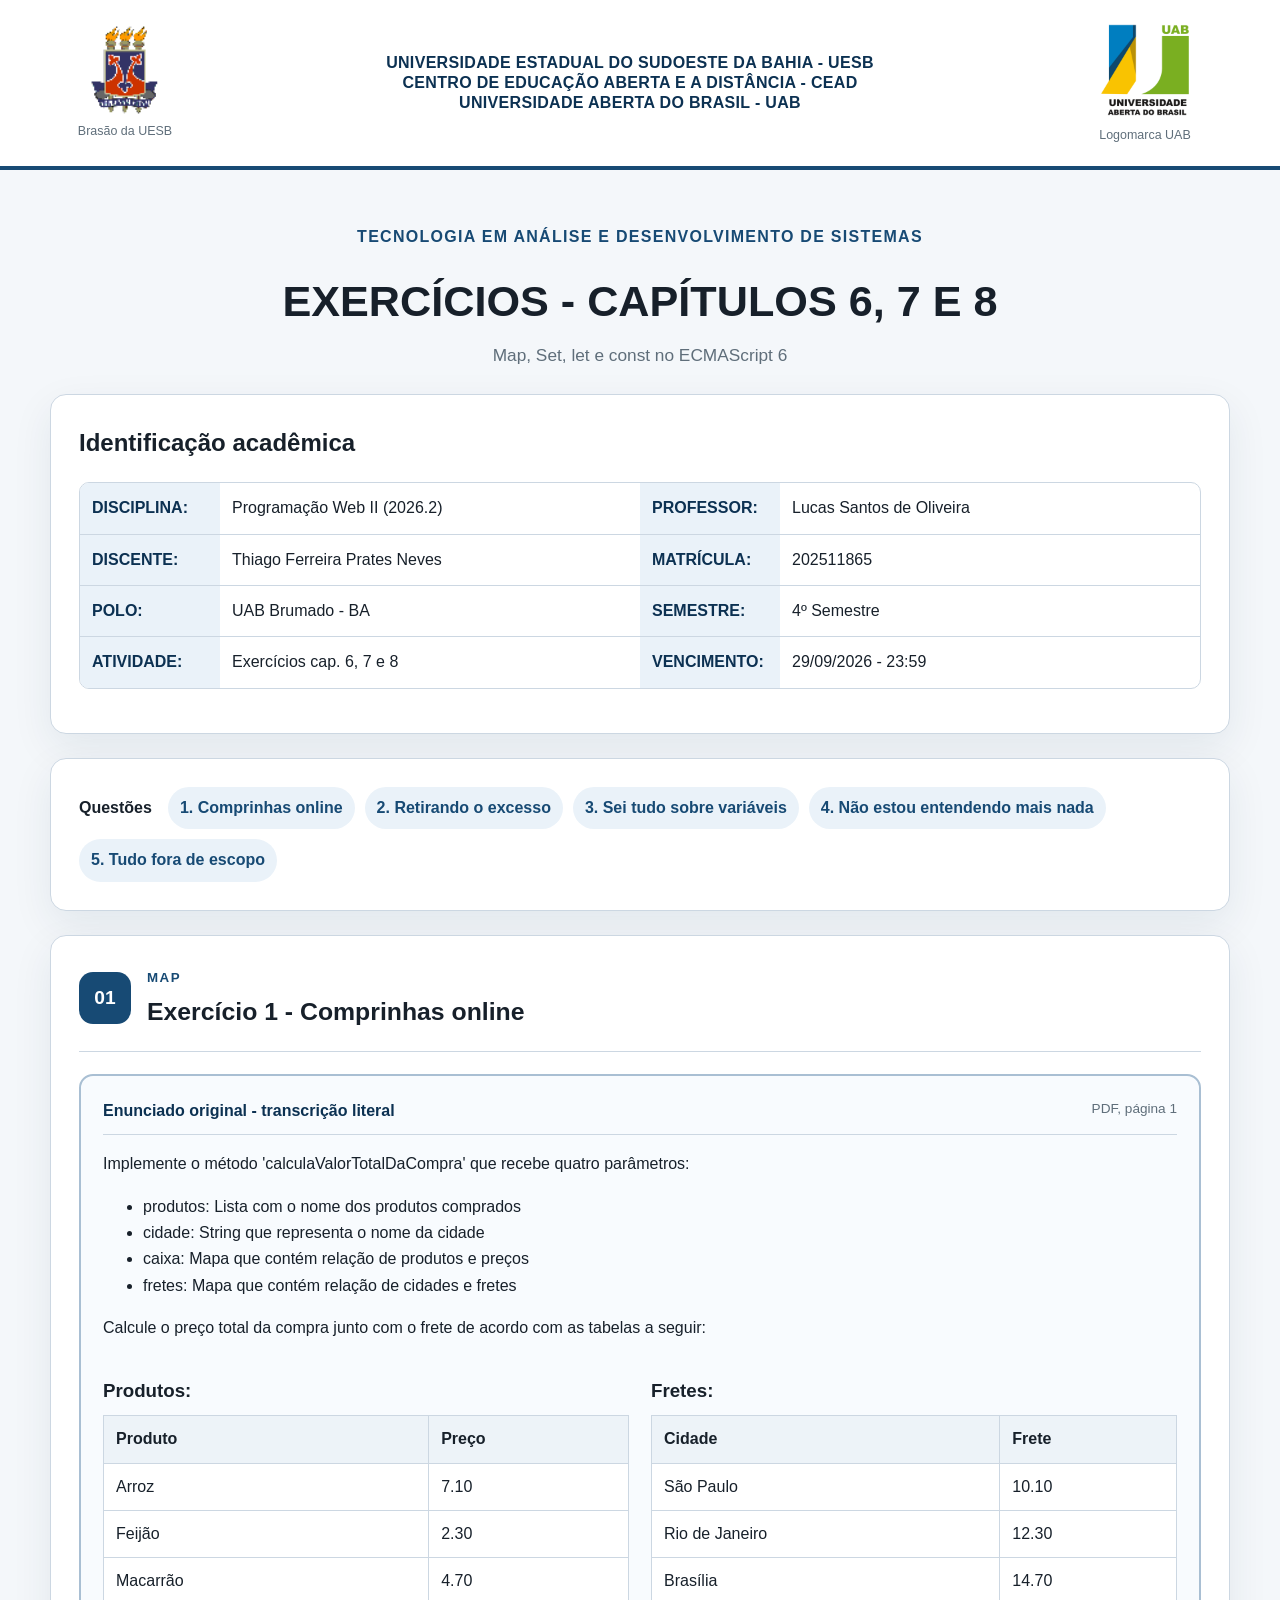
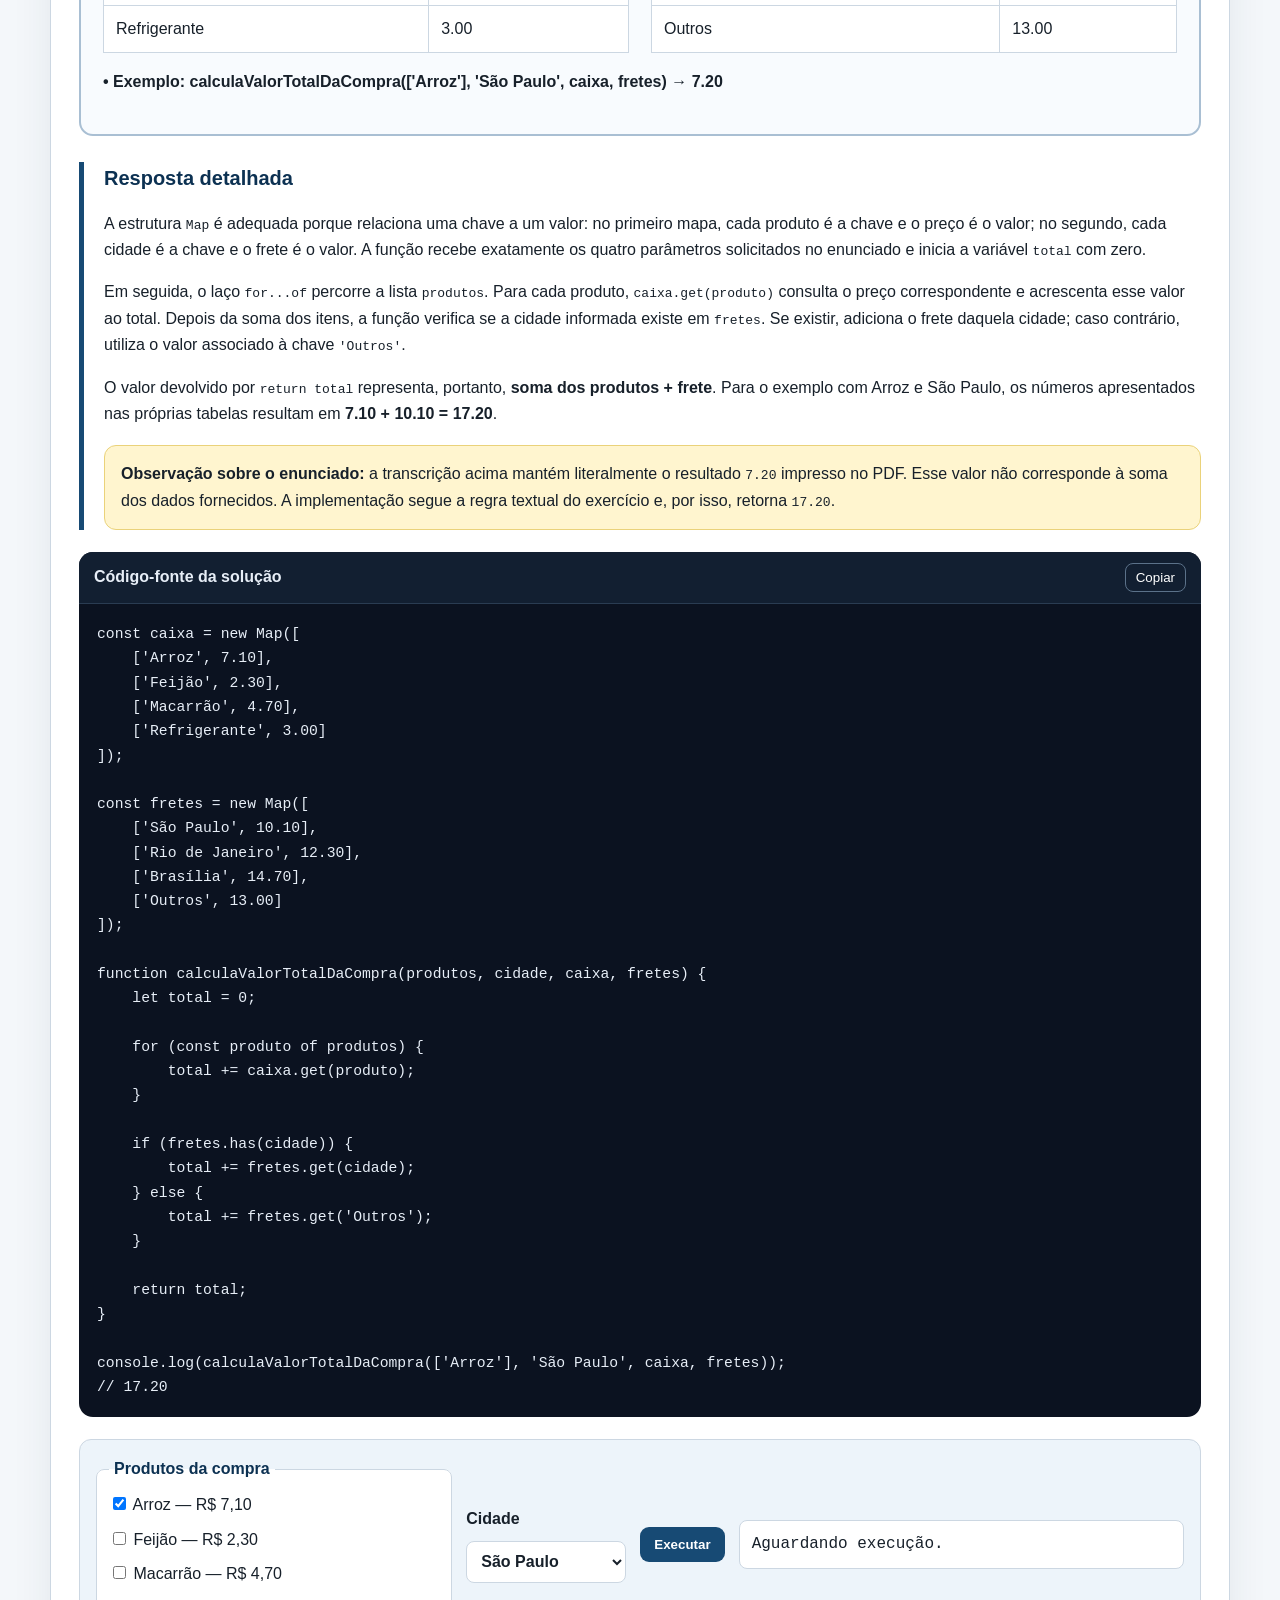
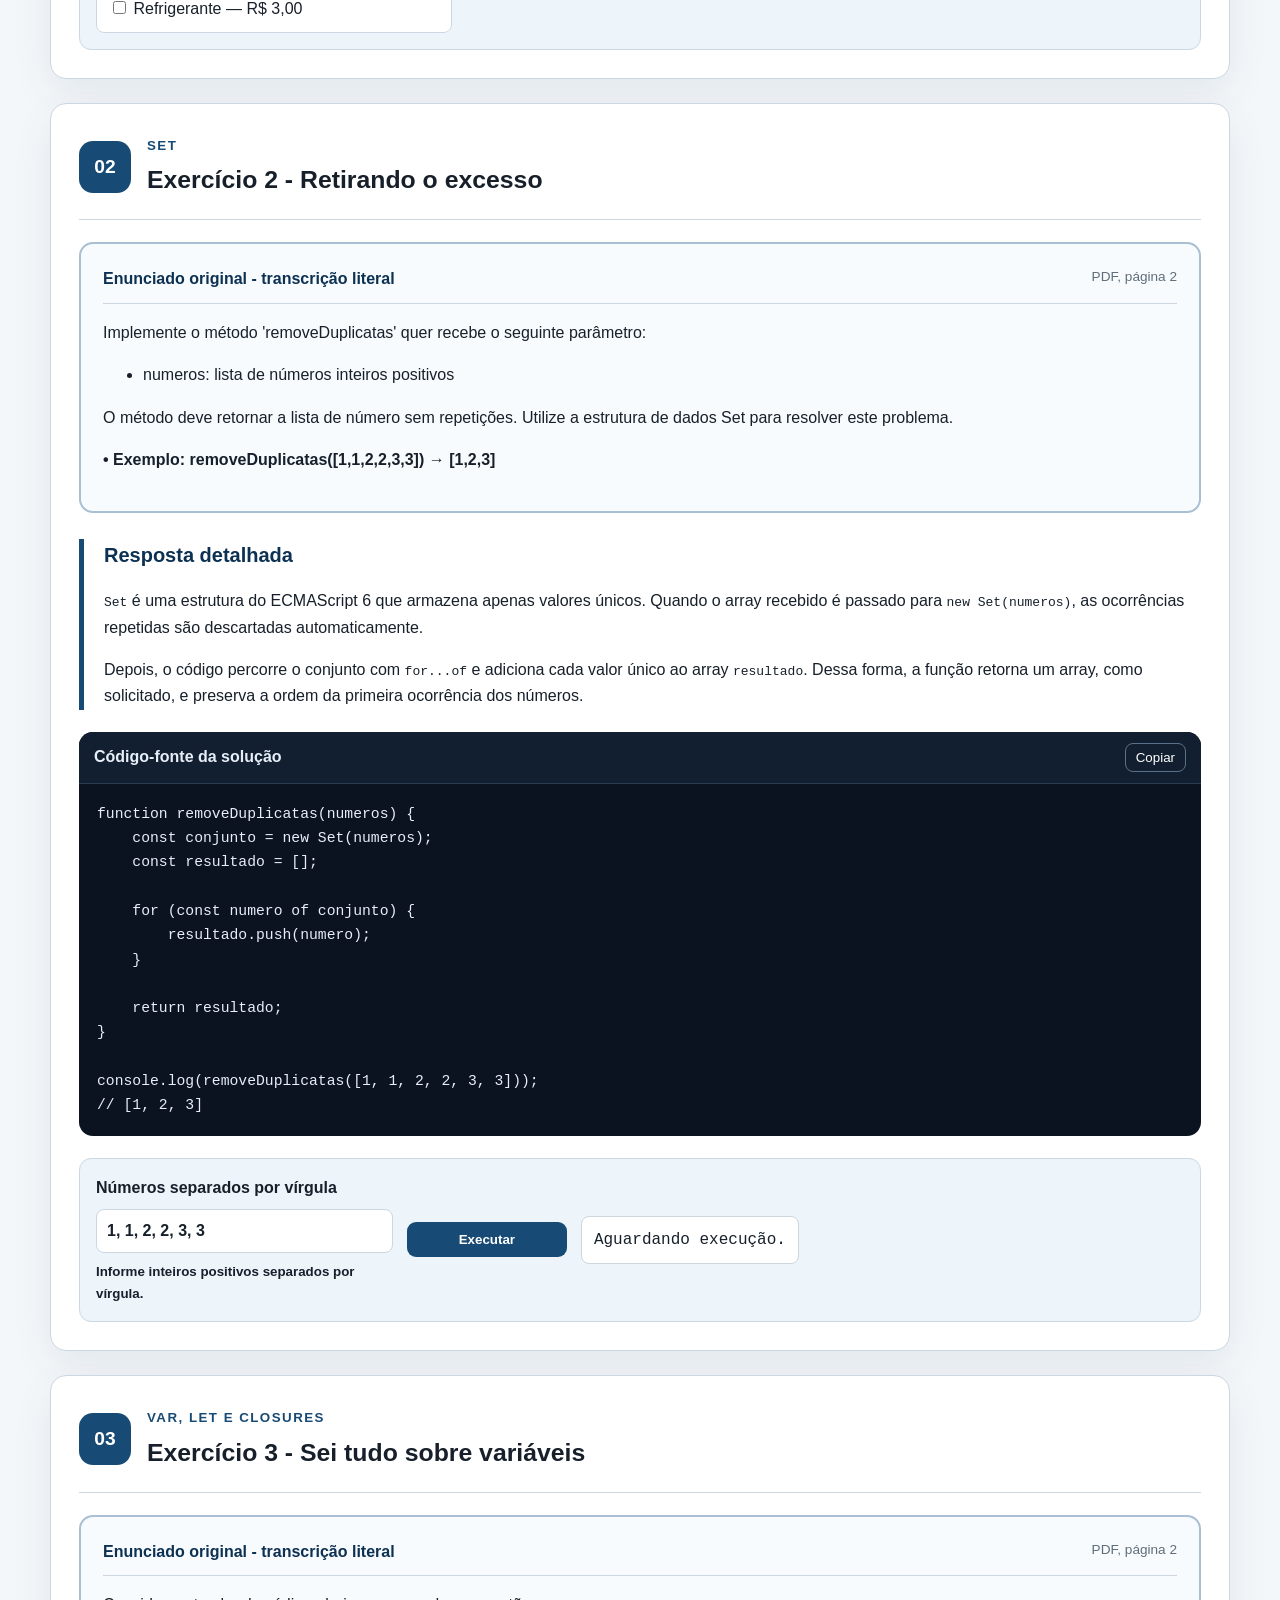
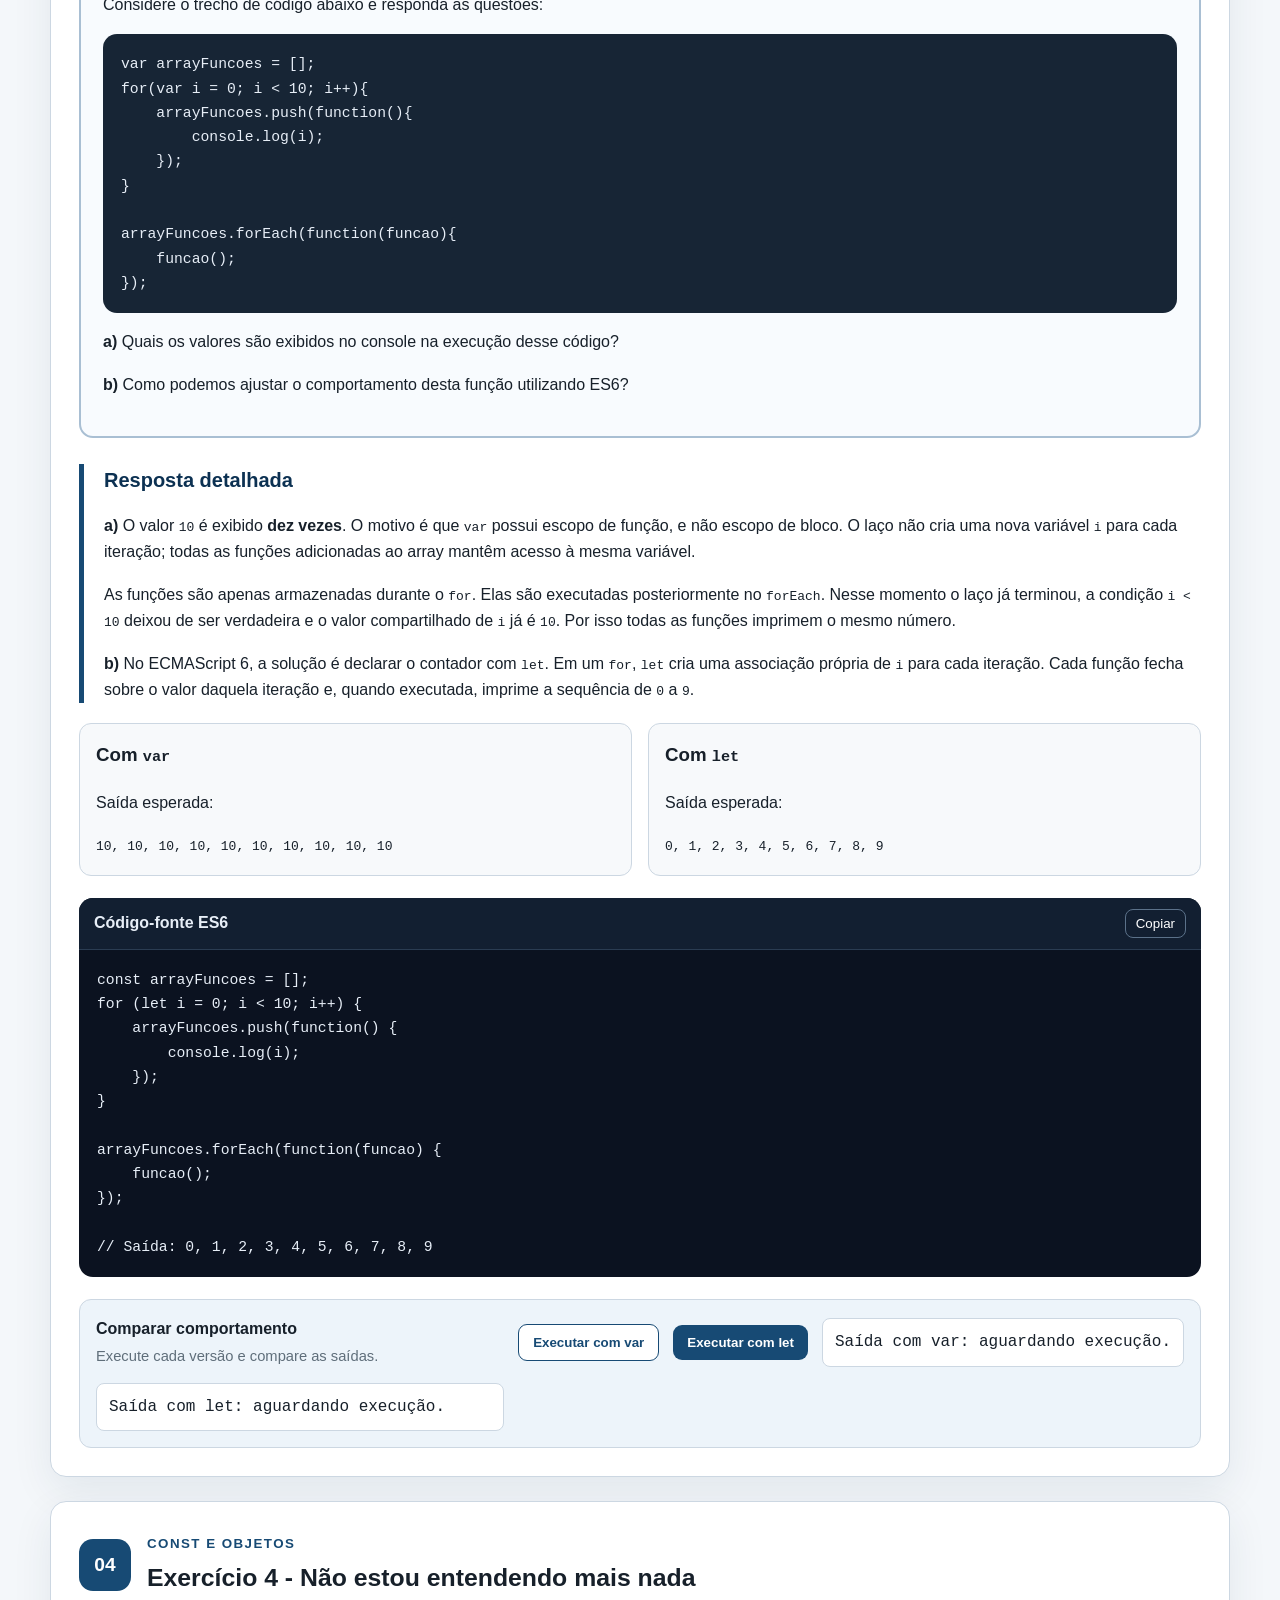
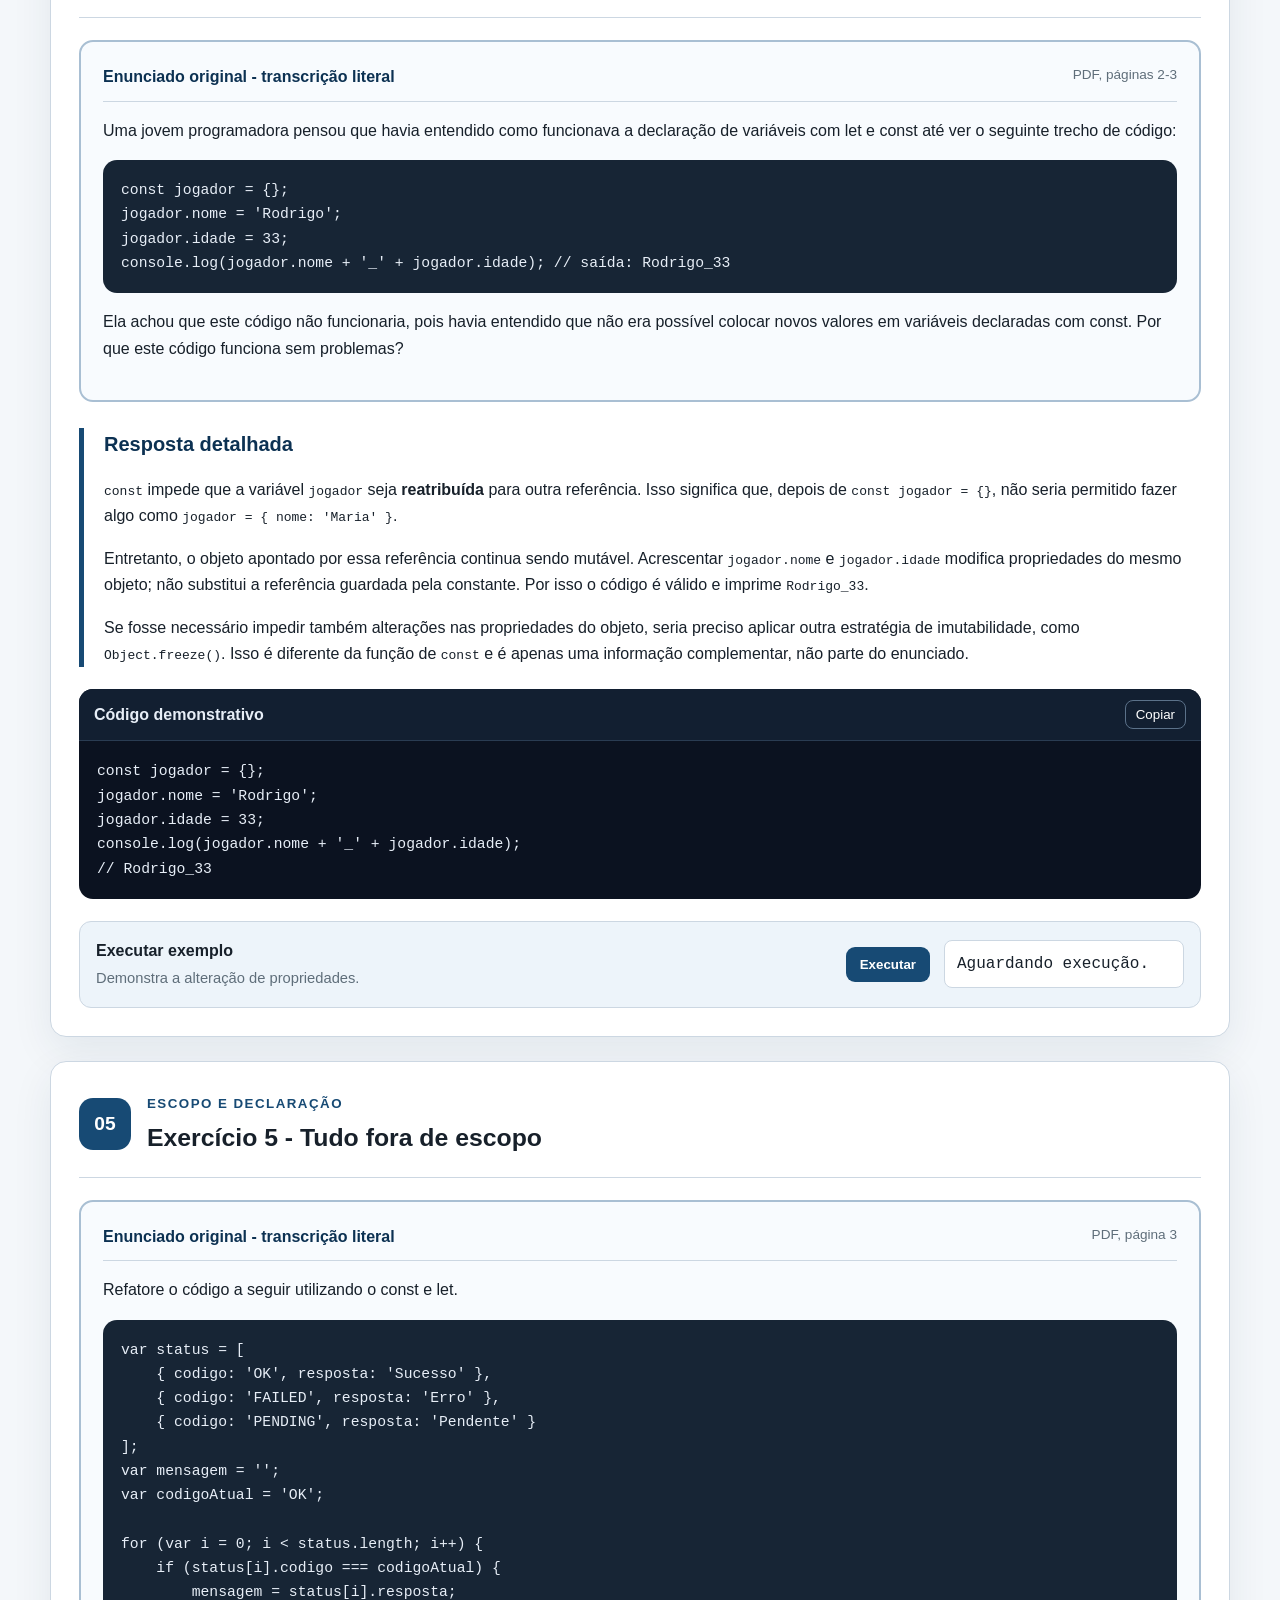
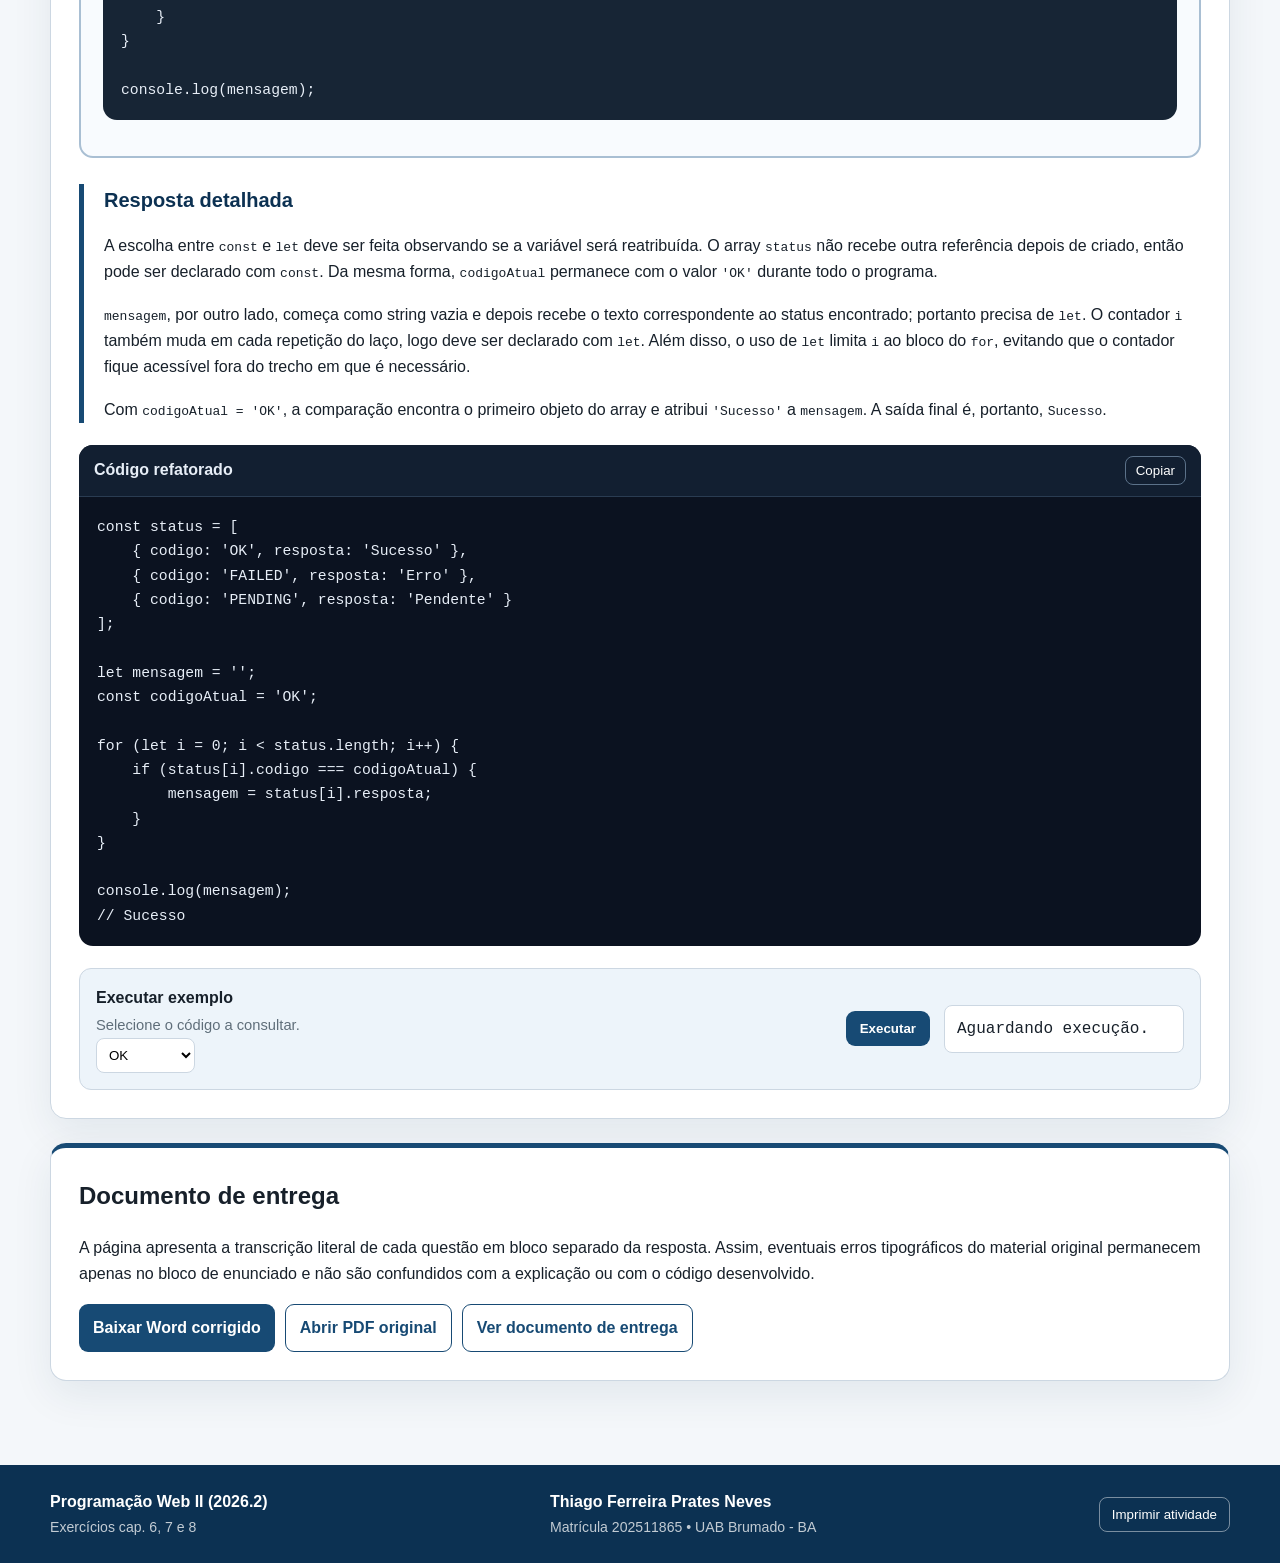
<file: index.html>
<!doctype html>
<html lang="pt-BR">
<head>
  <meta charset="utf-8">
  <meta name="viewport" content="width=device-width,initial-scale=1">
  <meta name="description" content="Atividade de Programação Web II - exercícios dos capítulos 6, 7 e 8 sobre Map, Set, let e const no ECMAScript 6.">
  <meta name="author" content="Thiago Ferreira Prates Neves">
  <title>PW2 | Exercícios capítulos 6, 7 e 8</title>
  <link rel="stylesheet" href="css/style.css">
  <script src="js/exercicios.js" defer></script>
  <script src="js/app.js" defer></script>
</head>
<body>
  <a class="skip-link" href="#conteudo">Ir para o conteúdo</a>

  <header class="topo-institucional">
    <div class="container cabecalho-oficial">
      <div class="marca marca--uesb">
        <img src="assets/uesb.png" alt="Brasão da Universidade Estadual do Sudoeste da Bahia - UESB">
        <span>Brasão da UESB</span>
      </div>
      <div class="instituicao">
        <strong>UNIVERSIDADE ESTADUAL DO SUDOESTE DA BAHIA - UESB</strong>
        <strong>CENTRO DE EDUCAÇÃO ABERTA E A DISTÂNCIA - CEAD</strong>
        <strong>UNIVERSIDADE ABERTA DO BRASIL - UAB</strong>
      </div>
      <div class="marca marca--uab">
        <img src="assets/uab.png" alt="Logomarca da Universidade Aberta do Brasil - UAB">
        <span>Logomarca UAB</span>
      </div>
    </div>
  </header>

  <main id="conteudo" class="container pagina">
    <section class="titulo-atividade">
      <p class="rotulo">Tecnologia em Análise e Desenvolvimento de Sistemas</p>
      <h1>EXERCÍCIOS - CAPÍTULOS 6, 7 E 8</h1>
      <p class="subtitulo">Map, Set, let e const no ECMAScript 6</p>
    </section>

    <section class="card ficha" aria-labelledby="identificacao">
      <h2 id="identificacao">Identificação acadêmica</h2>
      <dl class="grade-dados">
        <div><dt>DISCIPLINA:</dt><dd>Programação Web II (2026.2)</dd></div>
        <div><dt>PROFESSOR:</dt><dd>Lucas Santos de Oliveira</dd></div>
        <div><dt>DISCENTE:</dt><dd>Thiago Ferreira Prates Neves</dd></div>
        <div><dt>MATRÍCULA:</dt><dd>202511865</dd></div>
        <div><dt>POLO:</dt><dd>UAB Brumado - BA</dd></div>
        <div><dt>SEMESTRE:</dt><dd>4º Semestre</dd></div>
        <div><dt>ATIVIDADE:</dt><dd>Exercícios cap. 6, 7 e 8</dd></div>
        <div><dt>VENCIMENTO:</dt><dd>29/09/2026 - 23:59</dd></div>
      </dl>
    </section>

    <nav class="sumario card" aria-label="Navegação entre exercícios">
      <strong>Questões</strong>
      <a href="#exercicio-1">1. Comprinhas online</a>
      <a href="#exercicio-2">2. Retirando o excesso</a>
      <a href="#exercicio-3">3. Sei tudo sobre variáveis</a>
      <a href="#exercicio-4">4. Não estou entendendo mais nada</a>
      <a href="#exercicio-5">5. Tudo fora de escopo</a>
    </nav>

    <section class="exercicio card" id="exercicio-1">
      <div class="cabecalho-exercicio"><span>01</span><div><small>Map</small><h2>Exercício 1 - Comprinhas online</h2></div></div>

      <div class="enunciado">
        <div class="enunciado__cabecalho"><strong>Enunciado original - transcrição literal</strong><span>PDF, página 1</span></div>
        <p>Implemente o método 'calculaValorTotalDaCompra' que recebe quatro parâmetros:</p>
        <ul>
          <li>produtos: Lista com o nome dos produtos comprados</li>
          <li>cidade: String que representa o nome da cidade</li>
          <li>caixa: Mapa que contém relação de produtos e preços</li>
          <li>fretes: Mapa que contém relação de cidades e fretes</li>
        </ul>
        <p>Calcule o preço total da compra junto com o frete de acordo com as tabelas a seguir:</p>
        <div class="duas-tabelas">
          <div><h3>Produtos:</h3><table><thead><tr><th>Produto</th><th>Preço</th></tr></thead><tbody><tr><td>Arroz</td><td>7.10</td></tr><tr><td>Feijão</td><td>2.30</td></tr><tr><td>Macarrão</td><td>4.70</td></tr><tr><td>Refrigerante</td><td>3.00</td></tr></tbody></table></div>
          <div><h3>Fretes:</h3><table><thead><tr><th>Cidade</th><th>Frete</th></tr></thead><tbody><tr><td>São Paulo</td><td>10.10</td></tr><tr><td>Rio de Janeiro</td><td>12.30</td></tr><tr><td>Brasília</td><td>14.70</td></tr><tr><td>Outros</td><td>13.00</td></tr></tbody></table></div>
        </div>
        <p class="exemplo-original">• Exemplo: calculaValorTotalDaCompra(['Arroz'], 'São Paulo', caixa, fretes) → 7.20</p>
      </div>

      <div class="resposta">
        <h3>Resposta detalhada</h3>
        <p>A estrutura <code>Map</code> é adequada porque relaciona uma chave a um valor: no primeiro mapa, cada produto é a chave e o preço é o valor; no segundo, cada cidade é a chave e o frete é o valor. A função recebe exatamente os quatro parâmetros solicitados no enunciado e inicia a variável <code>total</code> com zero.</p>
        <p>Em seguida, o laço <code>for...of</code> percorre a lista <code>produtos</code>. Para cada produto, <code>caixa.get(produto)</code> consulta o preço correspondente e acrescenta esse valor ao total. Depois da soma dos itens, a função verifica se a cidade informada existe em <code>fretes</code>. Se existir, adiciona o frete daquela cidade; caso contrário, utiliza o valor associado à chave <code>'Outros'</code>.</p>
        <p>O valor devolvido por <code>return total</code> representa, portanto, <strong>soma dos produtos + frete</strong>. Para o exemplo com Arroz e São Paulo, os números apresentados nas próprias tabelas resultam em <strong>7.10 + 10.10 = 17.20</strong>.</p>
        <aside class="alerta"><strong>Observação sobre o enunciado:</strong> a transcrição acima mantém literalmente o resultado <code>7.20</code> impresso no PDF. Esse valor não corresponde à soma dos dados fornecidos. A implementação segue a regra textual do exercício e, por isso, retorna <code>17.20</code>.</aside>
      </div>

      <div class="codigo"><div class="codigo__topo"><strong>Código-fonte da solução</strong><button class="copiar" data-copy="codigo-1">Copiar</button></div><pre><code id="codigo-1">const caixa = new Map([
    ['Arroz', 7.10],
    ['Feijão', 2.30],
    ['Macarrão', 4.70],
    ['Refrigerante', 3.00]
]);

const fretes = new Map([
    ['São Paulo', 10.10],
    ['Rio de Janeiro', 12.30],
    ['Brasília', 14.70],
    ['Outros', 13.00]
]);

function calculaValorTotalDaCompra(produtos, cidade, caixa, fretes) {
    let total = 0;

    for (const produto of produtos) {
        total += caixa.get(produto);
    }

    if (fretes.has(cidade)) {
        total += fretes.get(cidade);
    } else {
        total += fretes.get('Outros');
    }

    return total;
}

console.log(calculaValorTotalDaCompra(['Arroz'], 'São Paulo', caixa, fretes));
// 17.20</code></pre></div>
      <div class="execucao execucao--form">
        <fieldset class="entrada"><legend>Produtos da compra</legend>
          <label><input type="checkbox" name="produto-1" value="Arroz" checked> Arroz — R$ 7,10</label>
          <label><input type="checkbox" name="produto-1" value="Feijão"> Feijão — R$ 2,30</label>
          <label><input type="checkbox" name="produto-1" value="Macarrão"> Macarrão — R$ 4,70</label>
          <label><input type="checkbox" name="produto-1" value="Refrigerante"> Refrigerante — R$ 3,00</label>
        </fieldset>
        <label class="entrada" for="cidade-1">Cidade
          <select id="cidade-1"><option>São Paulo</option><option>Rio de Janeiro</option><option>Brasília</option><option>Outros</option></select>
        </label>
        <button class="botao" type="button" data-run="1">Executar</button>
        <output id="saida-1" aria-live="polite">Aguardando execução.</output>
      </div>
    </section>

    <section class="exercicio card" id="exercicio-2">
      <div class="cabecalho-exercicio"><span>02</span><div><small>Set</small><h2>Exercício 2 - Retirando o excesso</h2></div></div>
      <div class="enunciado">
        <div class="enunciado__cabecalho"><strong>Enunciado original - transcrição literal</strong><span>PDF, página 2</span></div>
        <p>Implemente o método 'removeDuplicatas' quer recebe o seguinte parâmetro:</p>
        <ul><li>numeros: lista de números inteiros positivos</li></ul>
        <p>O método deve retornar a lista de número sem repetições. Utilize a estrutura de dados Set para resolver este problema.</p>
        <p class="exemplo-original">• Exemplo: removeDuplicatas([1,1,2,2,3,3]) → [1,2,3]</p>
      </div>
      <div class="resposta">
        <h3>Resposta detalhada</h3>
        <p><code>Set</code> é uma estrutura do ECMAScript 6 que armazena apenas valores únicos. Quando o array recebido é passado para <code>new Set(numeros)</code>, as ocorrências repetidas são descartadas automaticamente.</p>
        <p>Depois, o código percorre o conjunto com <code>for...of</code> e adiciona cada valor único ao array <code>resultado</code>. Dessa forma, a função retorna um array, como solicitado, e preserva a ordem da primeira ocorrência dos números.</p>
      </div>
      <div class="codigo"><div class="codigo__topo"><strong>Código-fonte da solução</strong><button class="copiar" data-copy="codigo-2">Copiar</button></div><pre><code id="codigo-2">function removeDuplicatas(numeros) {
    const conjunto = new Set(numeros);
    const resultado = [];

    for (const numero of conjunto) {
        resultado.push(numero);
    }

    return resultado;
}

console.log(removeDuplicatas([1, 1, 2, 2, 3, 3]));
// [1, 2, 3]</code></pre></div>
      <div class="execucao execucao--form">
        <label class="entrada" for="numeros-2">Números separados por vírgula
          <input id="numeros-2" type="text" value="1, 1, 2, 2, 3, 3" inputmode="numeric" aria-describedby="ajuda-numeros-2">
          <small id="ajuda-numeros-2">Informe inteiros positivos separados por vírgula.</small>
        </label>
        <button class="botao" type="button" data-run="2">Executar</button>
        <output id="saida-2" aria-live="polite">Aguardando execução.</output>
      </div>
    </section>

    <section class="exercicio card" id="exercicio-3">
      <div class="cabecalho-exercicio"><span>03</span><div><small>var, let e closures</small><h2>Exercício 3 - Sei tudo sobre variáveis</h2></div></div>
      <div class="enunciado">
        <div class="enunciado__cabecalho"><strong>Enunciado original - transcrição literal</strong><span>PDF, página 2</span></div>
        <p>Considere o trecho de código abaixo e responda as questões:</p>
        <div class="codigo codigo--original"><pre><code>var arrayFuncoes = [];
for(var i = 0; i &lt; 10; i++){
    arrayFuncoes.push(function(){
        console.log(i);
    });
}

arrayFuncoes.forEach(function(funcao){
    funcao();
});</code></pre></div>
        <p><strong>a)</strong> Quais os valores são exibidos no console na execução desse código?</p><p><strong>b)</strong> Como podemos ajustar o comportamento desta função utilizando ES6?</p>
      </div>
      <div class="resposta">
        <h3>Resposta detalhada</h3>
        <p><strong>a)</strong> O valor <code>10</code> é exibido <strong>dez vezes</strong>. O motivo é que <code>var</code> possui escopo de função, e não escopo de bloco. O laço não cria uma nova variável <code>i</code> para cada iteração; todas as funções adicionadas ao array mantêm acesso à mesma variável.</p>
        <p>As funções são apenas armazenadas durante o <code>for</code>. Elas são executadas posteriormente no <code>forEach</code>. Nesse momento o laço já terminou, a condição <code>i &lt; 10</code> deixou de ser verdadeira e o valor compartilhado de <code>i</code> já é <code>10</code>. Por isso todas as funções imprimem o mesmo número.</p>
        <p><strong>b)</strong> No ECMAScript 6, a solução é declarar o contador com <code>let</code>. Em um <code>for</code>, <code>let</code> cria uma associação própria de <code>i</code> para cada iteração. Cada função fecha sobre o valor daquela iteração e, quando executada, imprime a sequência de <code>0</code> a <code>9</code>.</p>
      </div>
      <div class="comparacao">
        <div><h3>Com <code>var</code></h3><p>Saída esperada:</p><code>10, 10, 10, 10, 10, 10, 10, 10, 10, 10</code></div>
        <div><h3>Com <code>let</code></h3><p>Saída esperada:</p><code>0, 1, 2, 3, 4, 5, 6, 7, 8, 9</code></div>
      </div>
      <div class="codigo"><div class="codigo__topo"><strong>Código-fonte ES6</strong><button class="copiar" data-copy="codigo-3">Copiar</button></div><pre><code id="codigo-3">const arrayFuncoes = [];
for (let i = 0; i &lt; 10; i++) {
    arrayFuncoes.push(function() {
        console.log(i);
    });
}

arrayFuncoes.forEach(function(funcao) {
    funcao();
});

// Saída: 0, 1, 2, 3, 4, 5, 6, 7, 8, 9</code></pre></div>
      <div class="execucao execucao--dupla">
        <div><strong>Comparar comportamento</strong><p>Execute cada versão e compare as saídas.</p></div>
        <button class="botao secundario" type="button" data-run="3-var">Executar com var</button>
        <button class="botao" type="button" data-run="3-let">Executar com let</button>
        <output id="saida-3-var" aria-live="polite">Saída com var: aguardando execução.</output>
        <output id="saida-3-let" aria-live="polite">Saída com let: aguardando execução.</output>
      </div>
    </section>

    <section class="exercicio card" id="exercicio-4">
      <div class="cabecalho-exercicio"><span>04</span><div><small>const e objetos</small><h2>Exercício 4 - Não estou entendendo mais nada</h2></div></div>
      <div class="enunciado">
        <div class="enunciado__cabecalho"><strong>Enunciado original - transcrição literal</strong><span>PDF, páginas 2-3</span></div>
        <p>Uma jovem programadora pensou que havia entendido como funcionava a declaração de variáveis com let e const até ver o seguinte trecho de código:</p>
        <div class="codigo codigo--original"><pre><code>const jogador = {};
jogador.nome = 'Rodrigo';
jogador.idade = 33;
console.log(jogador.nome + '_' + jogador.idade); // saída: Rodrigo_33</code></pre></div>
        <p>Ela achou que este código não funcionaria, pois havia entendido que não era possível colocar novos valores em variáveis declaradas com const. Por que este código funciona sem problemas?</p>
      </div>
      <div class="resposta">
        <h3>Resposta detalhada</h3>
        <p><code>const</code> impede que a variável <code>jogador</code> seja <strong>reatribuída</strong> para outra referência. Isso significa que, depois de <code>const jogador = {}</code>, não seria permitido fazer algo como <code>jogador = { nome: 'Maria' }</code>.</p>
        <p>Entretanto, o objeto apontado por essa referência continua sendo mutável. Acrescentar <code>jogador.nome</code> e <code>jogador.idade</code> modifica propriedades do mesmo objeto; não substitui a referência guardada pela constante. Por isso o código é válido e imprime <code>Rodrigo_33</code>.</p>
        <p>Se fosse necessário impedir também alterações nas propriedades do objeto, seria preciso aplicar outra estratégia de imutabilidade, como <code>Object.freeze()</code>. Isso é diferente da função de <code>const</code> e é apenas uma informação complementar, não parte do enunciado.</p>
      </div>
      <div class="codigo"><div class="codigo__topo"><strong>Código demonstrativo</strong><button class="copiar" data-copy="codigo-4">Copiar</button></div><pre><code id="codigo-4">const jogador = {};
jogador.nome = 'Rodrigo';
jogador.idade = 33;
console.log(jogador.nome + '_' + jogador.idade);
// Rodrigo_33</code></pre></div>
      <div class="execucao"><div><strong>Executar exemplo</strong><p>Demonstra a alteração de propriedades.</p></div><button class="botao" data-run="4">Executar</button><output id="saida-4">Aguardando execução.</output></div>
    </section>

    <section class="exercicio card" id="exercicio-5">
      <div class="cabecalho-exercicio"><span>05</span><div><small>Escopo e declaração</small><h2>Exercício 5 - Tudo fora de escopo</h2></div></div>
      <div class="enunciado">
        <div class="enunciado__cabecalho"><strong>Enunciado original - transcrição literal</strong><span>PDF, página 3</span></div>
        <p>Refatore o código a seguir utilizando o const e let.</p>
        <div class="codigo codigo--original"><pre><code>var status = [
    { codigo: 'OK', resposta: 'Sucesso' },
    { codigo: 'FAILED', resposta: 'Erro' },
    { codigo: 'PENDING', resposta: 'Pendente' }
];
var mensagem = '';
var codigoAtual = 'OK';

for (var i = 0; i &lt; status.length; i++) {
    if (status[i].codigo === codigoAtual) {
        mensagem = status[i].resposta;
    }
}

console.log(mensagem);</code></pre></div>
      </div>
      <div class="resposta">
        <h3>Resposta detalhada</h3>
        <p>A escolha entre <code>const</code> e <code>let</code> deve ser feita observando se a variável será reatribuída. O array <code>status</code> não recebe outra referência depois de criado, então pode ser declarado com <code>const</code>. Da mesma forma, <code>codigoAtual</code> permanece com o valor <code>'OK'</code> durante todo o programa.</p>
        <p><code>mensagem</code>, por outro lado, começa como string vazia e depois recebe o texto correspondente ao status encontrado; portanto precisa de <code>let</code>. O contador <code>i</code> também muda em cada repetição do laço, logo deve ser declarado com <code>let</code>. Além disso, o uso de <code>let</code> limita <code>i</code> ao bloco do <code>for</code>, evitando que o contador fique acessível fora do trecho em que é necessário.</p>
        <p>Com <code>codigoAtual = 'OK'</code>, a comparação encontra o primeiro objeto do array e atribui <code>'Sucesso'</code> a <code>mensagem</code>. A saída final é, portanto, <code>Sucesso</code>.</p>
      </div>
      <div class="codigo"><div class="codigo__topo"><strong>Código refatorado</strong><button class="copiar" data-copy="codigo-5">Copiar</button></div><pre><code id="codigo-5">const status = [
    { codigo: 'OK', resposta: 'Sucesso' },
    { codigo: 'FAILED', resposta: 'Erro' },
    { codigo: 'PENDING', resposta: 'Pendente' }
];

let mensagem = '';
const codigoAtual = 'OK';

for (let i = 0; i &lt; status.length; i++) {
    if (status[i].codigo === codigoAtual) {
        mensagem = status[i].resposta;
    }
}

console.log(mensagem);
// Sucesso</code></pre></div>
      <div class="execucao"><div><strong>Executar exemplo</strong><p>Selecione o código a consultar.</p><select id="status-select"><option>OK</option><option>FAILED</option><option>PENDING</option></select></div><button class="botao" data-run="5">Executar</button><output id="saida-5">Aguardando execução.</output></div>
    </section>

    <section class="card entrega" id="entrega">
      <h2>Documento de entrega</h2>
      <p>A página apresenta a transcrição literal de cada questão em bloco separado da resposta. Assim, eventuais erros tipográficos do material original permanecem apenas no bloco de enunciado e não são confundidos com a explicação ou com o código desenvolvido.</p>
      <div class="links-entrega">
        <a class="botao" href="docs/PW2_Exercicios_Cap_6_7_8_Thiago_Ferreira_Prates_Neves_CORRIGIDO.docx">Baixar Word corrigido</a>
        <a class="botao secundario" href="docs/enunciado_exercicios_6_7_8.pdf">Abrir PDF original</a>
        <a class="botao secundario" href="entrega.html">Ver documento de entrega</a>
      </div>
    </section>
  </main>

  <footer class="rodape">
    <div class="container rodape__conteudo">
      <div><strong>Programação Web II (2026.2)</strong><span>Exercícios cap. 6, 7 e 8</span></div>
      <div><strong>Thiago Ferreira Prates Neves</strong><span>Matrícula 202511865 • UAB Brumado - BA</span></div>
      <button class="botao-imprimir" type="button" onclick="window.print()">Imprimir atividade</button>
    </div>
  </footer>
</body>
</html>
</file>
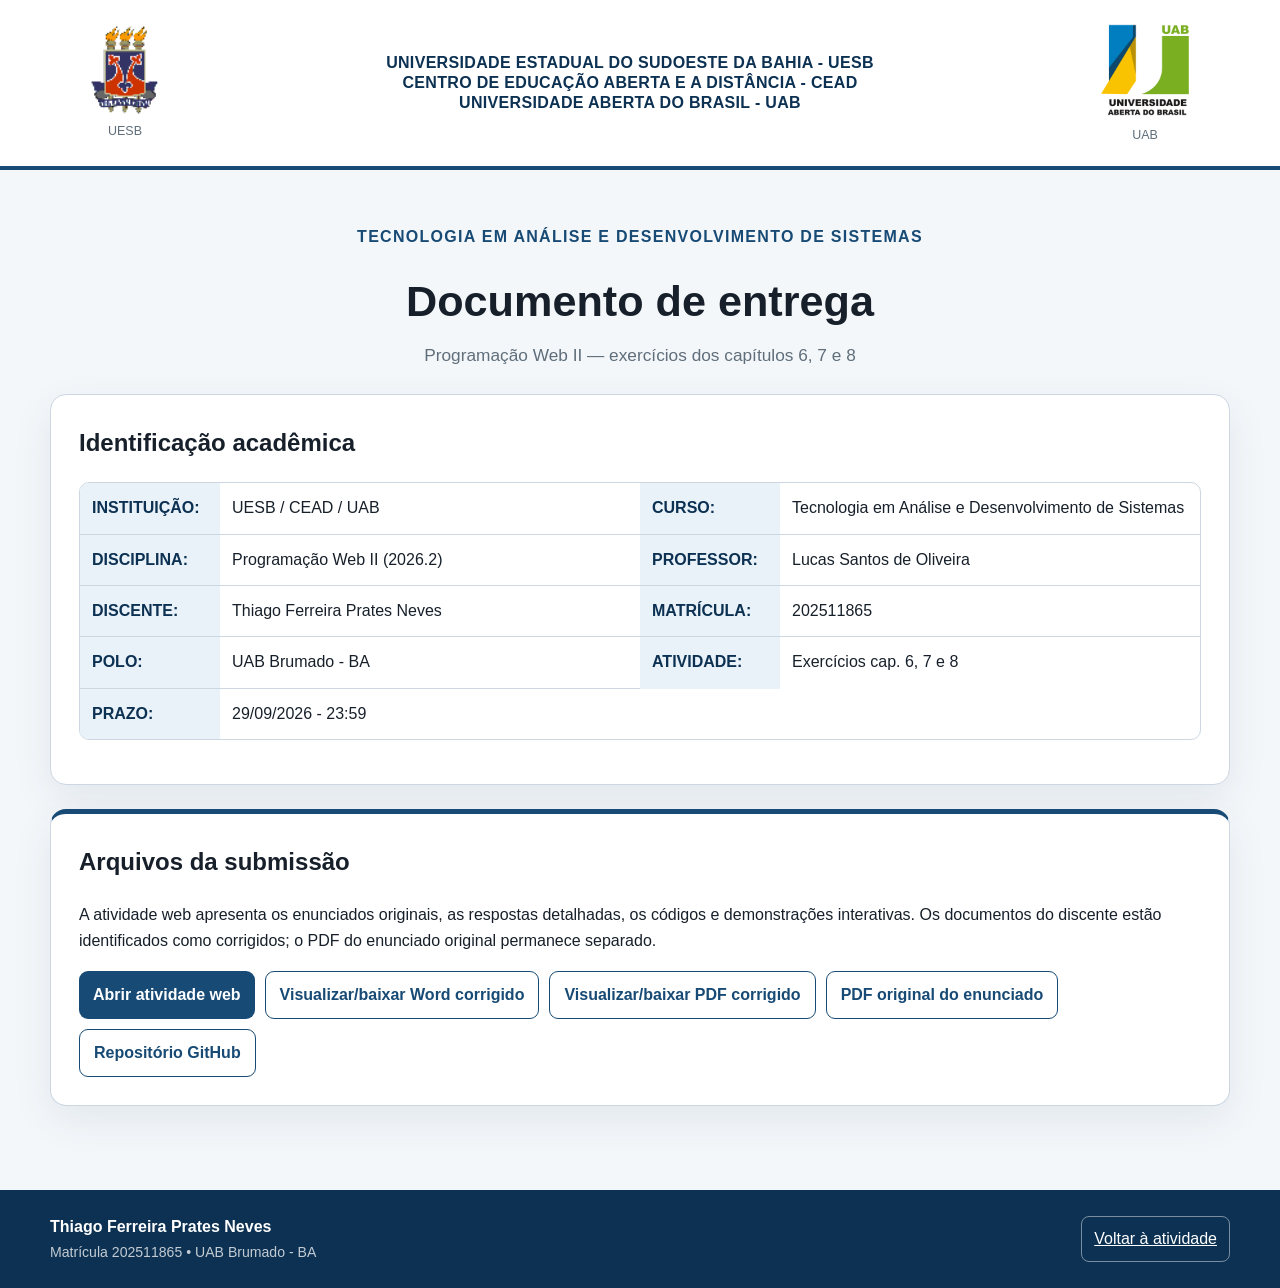
<file: entrega.html>
<!doctype html>
<html lang="pt-BR">
<head>
  <meta charset="utf-8">
  <meta name="viewport" content="width=device-width, initial-scale=1">
  <meta name="description" content="Documento de entrega acadêmica de Programação Web II, UESB/CEAD/UAB.">
  <title>Documento de entrega | PW2</title>
  <link rel="stylesheet" href="css/style.css">
</head>
<body>
  <a class="skip-link" href="#conteudo">Ir para o conteúdo</a>
  <header class="topo-institucional">
    <div class="container cabecalho-oficial">
      <div class="marca marca--uesb"><img src="assets/uesb.png" alt="Brasão da UESB"><span>UESB</span></div>
      <div class="instituicao">
        <strong>UNIVERSIDADE ESTADUAL DO SUDOESTE DA BAHIA - UESB</strong>
        <strong>CENTRO DE EDUCAÇÃO ABERTA E A DISTÂNCIA - CEAD</strong>
        <strong>UNIVERSIDADE ABERTA DO BRASIL - UAB</strong>
      </div>
      <div class="marca marca--uab"><img src="assets/uab.png" alt="Logomarca da UAB"><span>UAB</span></div>
    </div>
  </header>
  <main id="conteudo" class="container pagina">
    <section class="titulo-atividade">
      <p class="rotulo">Tecnologia em Análise e Desenvolvimento de Sistemas</p>
      <h1>Documento de entrega</h1>
      <p class="subtitulo">Programação Web II — exercícios dos capítulos 6, 7 e 8</p>
    </section>
    <section class="card ficha" aria-labelledby="identificacao">
      <h2 id="identificacao">Identificação acadêmica</h2>
      <dl class="grade-dados">
        <div><dt>INSTITUIÇÃO:</dt><dd>UESB / CEAD / UAB</dd></div>
        <div><dt>CURSO:</dt><dd>Tecnologia em Análise e Desenvolvimento de Sistemas</dd></div>
        <div><dt>DISCIPLINA:</dt><dd>Programação Web II (2026.2)</dd></div>
        <div><dt>PROFESSOR:</dt><dd>Lucas Santos de Oliveira</dd></div>
        <div><dt>DISCENTE:</dt><dd>Thiago Ferreira Prates Neves</dd></div>
        <div><dt>MATRÍCULA:</dt><dd>202511865</dd></div>
        <div><dt>POLO:</dt><dd>UAB Brumado - BA</dd></div>
        <div><dt>ATIVIDADE:</dt><dd>Exercícios cap. 6, 7 e 8</dd></div>
        <div><dt>PRAZO:</dt><dd>29/09/2026 - 23:59</dd></div>
      </dl>
    </section>
    <section class="card entrega" aria-labelledby="arquivos">
      <h2 id="arquivos">Arquivos da submissão</h2>
      <p>A atividade web apresenta os enunciados originais, as respostas detalhadas, os códigos e demonstrações interativas. Os documentos do discente estão identificados como corrigidos; o PDF do enunciado original permanece separado.</p>
      <div class="links-entrega">
        <a class="botao" href="index.html">Abrir atividade web</a>
        <a class="botao secundario" href="docs/PW2_Exercicios_Cap_6_7_8_Thiago_Ferreira_Prates_Neves_CORRIGIDO.docx">Visualizar/baixar Word corrigido</a>
        <a class="botao secundario" href="docs/PW2_Exercicios_Cap_6_7_8_Thiago_Ferreira_Prates_Neves_CORRIGIDO.pdf">Visualizar/baixar PDF corrigido</a>
        <a class="botao secundario" href="docs/enunciado_exercicios_6_7_8.pdf">PDF original do enunciado</a>
        <a class="botao secundario" href="https://github.com/uesb-academicos/PW2">Repositório GitHub</a>
      </div>
    </section>
  </main>
  <footer class="rodape"><div class="container rodape__conteudo"><div><strong>Thiago Ferreira Prates Neves</strong><span>Matrícula 202511865 • UAB Brumado - BA</span></div><a class="botao-imprimir" href="index.html">Voltar à atividade</a></div></footer>
</body>
</html>
</file>
<file: css/style.css>
:root{--azul:#174a74;--azul-2:#0c3152;--azul-claro:#eaf2f9;--borda:#ccd7e2;--texto:#17202a;--muted:#5f6e7a;--fundo:#f4f7fa;--card:#fff;--codigo:#0b1220;--codigo-texto:#e7eef7;--amarelo:#fff5cf;--sombra:0 14px 40px rgba(18,48,73,.08);--raio:16px}*{box-sizing:border-box}html{scroll-behavior:smooth}body{margin:0;font-family:Inter,Segoe UI,Arial,sans-serif;color:var(--texto);background:var(--fundo);line-height:1.65}.container{width:min(1180px,calc(100% - 32px));margin:auto}.skip-link{position:absolute;left:-9999px}.skip-link:focus{left:16px;top:16px;background:#fff;padding:10px;z-index:50}.topo-institucional{background:#fff;border-bottom:4px solid var(--azul)}.cabecalho-oficial{min-height:150px;display:grid;grid-template-columns:150px 1fr 170px;gap:24px;align-items:center;padding:20px 0}.marca{text-align:center;color:var(--muted);font-size:.78rem}.marca img{display:block;margin:0 auto 5px;object-fit:contain}.marca--uesb img{width:72px;height:92px}.marca--uab img{width:120px;height:100px}.instituicao{text-align:center;color:var(--azul-2);font-weight:800;line-height:1.25;letter-spacing:.02em}.instituicao strong{display:block}.pagina{padding:38px 0 60px}.titulo-atividade{text-align:center;margin-bottom:24px}.titulo-atividade .rotulo{text-transform:uppercase;font-weight:800;letter-spacing:.08em;color:var(--azul)}.titulo-atividade h1{margin:.25rem 0;font-size:clamp(1.7rem,4vw,2.7rem)}.subtitulo{margin:0;color:var(--muted);font-size:1.08rem}.card{background:var(--card);border:1px solid var(--borda);border-radius:var(--raio);box-shadow:var(--sombra);padding:28px;margin:24px 0}.ficha h2,.entrega h2{margin-top:0}.grade-dados{display:grid;grid-template-columns:repeat(2,1fr);border:1px solid var(--borda);border-radius:10px;overflow:hidden}.grade-dados div{display:grid;grid-template-columns:140px 1fr;border-bottom:1px solid var(--borda)}.grade-dados div:nth-last-child(-n+2){border-bottom:0}.grade-dados dt,.grade-dados dd{margin:0;padding:12px}.grade-dados dt{background:var(--azul-claro);font-weight:800;color:var(--azul-2)}.sumario{display:flex;flex-wrap:wrap;gap:10px;align-items:center}.sumario strong{margin-right:6px}.sumario a{color:var(--azul);text-decoration:none;background:var(--azul-claro);border-radius:999px;padding:8px 12px;font-weight:650}.cabecalho-exercicio{display:flex;align-items:center;gap:16px;border-bottom:1px solid var(--borda);padding-bottom:18px;margin-bottom:22px}.cabecalho-exercicio>span{display:grid;place-items:center;min-width:52px;height:52px;border-radius:14px;background:var(--azul);color:#fff;font-size:1.2rem;font-weight:900}.cabecalho-exercicio small{text-transform:uppercase;letter-spacing:.11em;color:var(--azul);font-weight:800}.cabecalho-exercicio h2{margin:2px 0 0;font-size:1.55rem}.enunciado{border:2px solid #a9bfd3;background:#f8fbfe;border-radius:14px;padding:22px;margin:18px 0 26px}.enunciado__cabecalho{display:flex;justify-content:space-between;gap:16px;border-bottom:1px solid var(--borda);padding-bottom:10px;margin-bottom:14px;color:var(--azul-2)}.enunciado__cabecalho span{font-size:.85rem;color:var(--muted)}.enunciado ul{margin-top:8px}.duas-tabelas{display:grid;grid-template-columns:1fr 1fr;gap:22px}.duas-tabelas h3{margin-bottom:8px}table{width:100%;border-collapse:collapse;background:#fff}th,td{padding:10px 12px;border:1px solid var(--borda);text-align:left}th{background:#edf3f8}.exemplo-original{font-weight:700}.resposta{border-left:5px solid var(--azul);padding-left:20px}.resposta h3{color:var(--azul-2);font-size:1.25rem;margin-bottom:10px}.alerta{background:var(--amarelo);border:1px solid #ead27a;border-radius:12px;padding:15px 16px;margin:18px 0}.codigo{background:var(--codigo);color:var(--codigo-texto);border-radius:14px;overflow:hidden;margin:22px 0}.codigo__topo{display:flex;align-items:center;justify-content:space-between;gap:16px;padding:11px 15px;background:#121f31;border-bottom:1px solid #2a3c52}.codigo pre{margin:0;padding:18px;overflow:auto}.codigo code{font-family:"Cascadia Code",Consolas,monospace;font-size:.92rem}.codigo--original{margin:14px 0;background:#172535}.copiar{border:1px solid #5b7189;background:transparent;color:#fff;border-radius:8px;padding:6px 10px;cursor:pointer}.execucao{display:grid;grid-template-columns:1fr auto minmax(240px,auto);gap:14px;align-items:center;background:#edf4fa;border:1px solid var(--borda);padding:16px;border-radius:12px}.execucao p{margin:2px 0 0;color:var(--muted);font-size:.92rem}.execucao output{display:block;background:#fff;border:1px solid var(--borda);padding:10px 12px;border-radius:8px;font-family:Consolas,monospace;min-height:44px}.execucao--dupla{grid-template-columns:1fr auto auto minmax(240px,auto)}.botao{display:inline-flex;justify-content:center;align-items:center;border:0;border-radius:9px;padding:10px 14px;background:var(--azul);color:#fff;text-decoration:none;font-weight:750;cursor:pointer}.botao.secundario{background:#fff;color:var(--azul);border:1px solid var(--azul)}.comparacao{display:grid;grid-template-columns:1fr 1fr;gap:16px;margin:20px 0}.comparacao>div{background:#f7f9fb;border:1px solid var(--borda);border-radius:12px;padding:16px}.comparacao h3{margin-top:0}.entrega{border-top:5px solid var(--azul)}.links-entrega{display:flex;flex-wrap:wrap;gap:10px}.rodape{background:var(--azul-2);color:#fff}.rodape__conteudo{display:flex;justify-content:space-between;gap:24px;align-items:center;padding:24px 0}.rodape__conteudo div{display:flex;flex-direction:column}.rodape__conteudo span{opacity:.75;font-size:.88rem}.botao-imprimir{background:transparent;border:1px solid rgba(255,255,255,.45);color:#fff;border-radius:8px;padding:9px 12px;cursor:pointer}select{padding:8px;border:1px solid var(--borda);border-radius:8px;background:#fff}@media(max-width:800px){.cabecalho-oficial{grid-template-columns:80px 1fr 95px;gap:8px}.marca span{display:none}.marca--uesb img{width:52px;height:68px}.marca--uab img{width:78px;height:70px}.instituicao{font-size:.82rem}.grade-dados,.duas-tabelas,.comparacao{grid-template-columns:1fr}.grade-dados div:nth-last-child(-n+2){border-bottom:1px solid var(--borda)}.grade-dados div:last-child{border-bottom:0}.execucao,.execucao--dupla{grid-template-columns:1fr}.rodape__conteudo{flex-direction:column;align-items:flex-start}.card{padding:19px}.enunciado__cabecalho{flex-direction:column;gap:2px}}@media print{body{background:#fff}.sumario,.execucao,.copiar,.botao-imprimir,.links-entrega{display:none!important}.card{box-shadow:none;border:0;border-radius:0;padding:0;margin:18px 0}.exercicio{break-inside:auto;page-break-before:auto}.topo-institucional{border-bottom:2px solid #333}.pagina{padding-top:12px}.codigo{break-inside:avoid}.enunciado{break-inside:avoid}.rodape{background:#fff;color:#333;border-top:1px solid #999}.rodape__conteudo{padding:10px 0}.cabecalho-oficial{min-height:110px}}

/* Campos dos exemplos interativos */
.entrada{display:flex;flex-direction:column;gap:8px;font-weight:700}
.entrada fieldset,.execucao fieldset{margin:0}
.execucao--form{grid-template-columns:minmax(220px,1fr) minmax(160px,auto) auto minmax(260px,1.25fr)}
.execucao--form fieldset{display:flex;flex-wrap:wrap;gap:8px 16px;border:1px solid var(--borda);border-radius:8px;padding:10px 12px;background:#fff}
.execucao--form legend{font-weight:750;color:var(--azul-2);padding:0 5px}
.execucao--form fieldset label{font-weight:500;white-space:nowrap}
.execucao--form input[type="text"],.execucao--form select{width:100%;min-height:42px;padding:8px 10px;border:1px solid var(--borda);border-radius:8px;background:#fff;color:var(--texto);font:inherit}
.execucao output{white-space:pre-line;overflow-wrap:anywhere}
:focus-visible{outline:3px solid #efb323;outline-offset:3px}
@media(max-width:800px){.execucao--form{grid-template-columns:1fr}.execucao--form fieldset{flex-direction:column}.execucao--form fieldset label{white-space:normal}}
</file>
